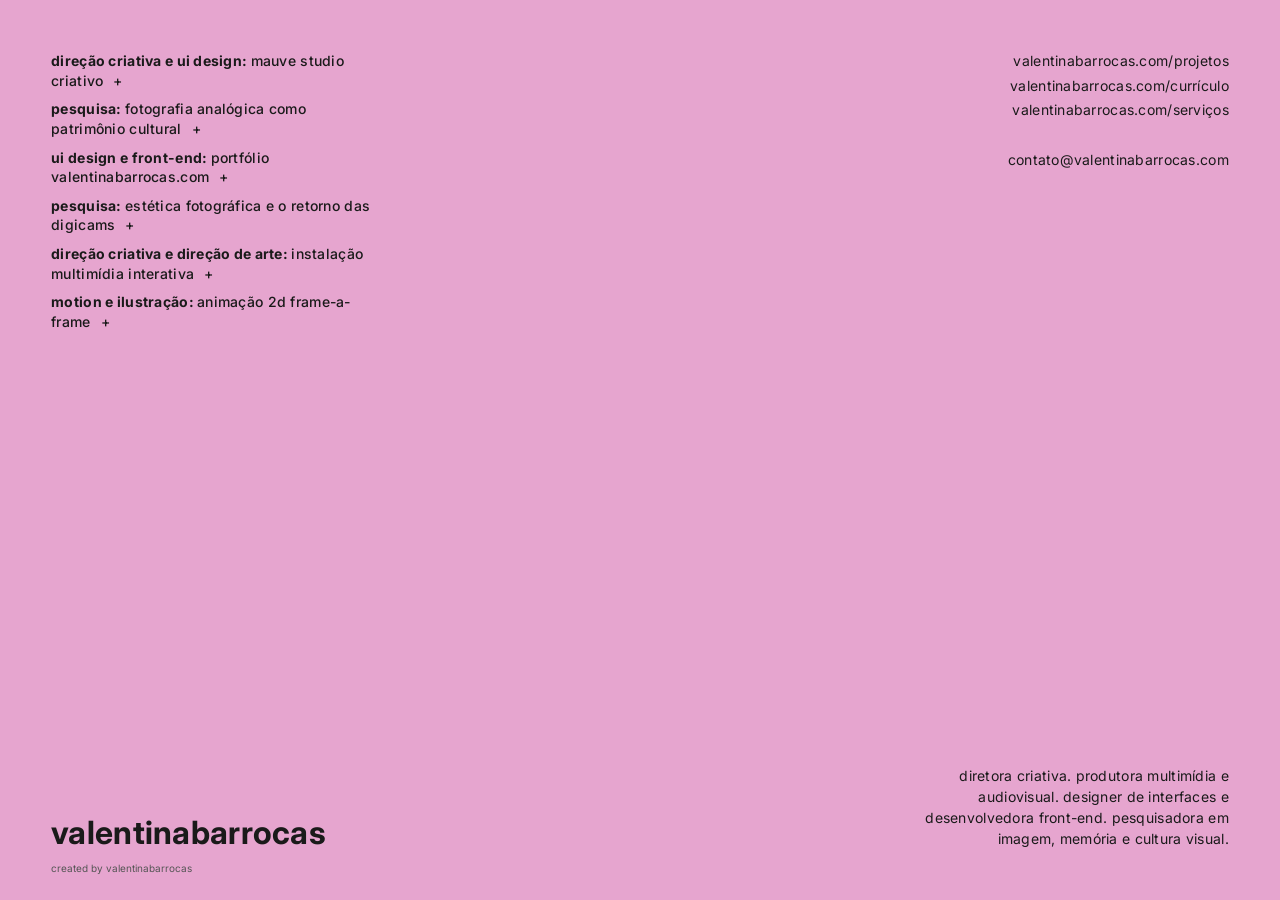
<file: index.html>
<!DOCTYPE html>
<html lang="pt-br">
<head>
  <meta charset="UTF-8" />
  <meta name="viewport" content="width=device-width, initial-scale=1.0" />

<title>valentinabarrocas</title>

<meta
  name="description"
  content="valentina barrocas - direção criativa, produção multimídia, design de interfaces, desenvolvimento front-end e pesquisa em imagem, memória e cultura visual."
/>

<link rel="canonical" href="https://valentinabarrocas.com/" />

<meta property="og:title" content="valentinabarrocas" />
<meta property="og:description" content="direção criativa, produção multimídia, design e desenvolvimento de interfaces digitais e pesquisa em imagem, memória e cultura visual." />
<meta property="og:type" content="website" />
<meta property="og:url" content="https://valentinabarrocas.com/" />

<meta property="og:image" content="https://valentinabarrocas.com/assets/images/og-cover.png" />
<meta property="og:image:width" content="1200" />
<meta property="og:image:height" content="630" />

<meta name="twitter:card" content="summary" />
<meta name="twitter:title" content="valentinabarrocas" />
<meta name="twitter:description" content="direção criativa, produção multimídia, design de interfaces, desenvolvimento front-end e pesquisa em imagem, memória e cultura visual." />
<meta name="twitter:image" content="https://valentinabarrocas.com/assets/images/og-cover.png" />

<link rel="stylesheet" href="style.css" />

  <link rel="icon" href="data:image/svg+xml,<svg xmlns=%22http://www.w3.org/2000/svg%22 viewBox=%220 0 100 100%22><style>text{fill:%23000}@media(prefers-color-scheme:dark){text{fill:%23e6a5cf}}</style><text y=%22.9em%22 font-size=%2290%22>❦</text></svg>">

  <link rel="preconnect" href="https://fonts.googleapis.com">
  <link rel="preconnect" href="https://fonts.gstatic.com" crossorigin>
  <link href="https://fonts.googleapis.com/css2?family=Inter:opsz@14..32&display=swap" rel="stylesheet">

</head>
<body>

  <main class="home">

<section class="list">

  <div class="project-item">
    <a href="#" class="project-link" data-project="mauve"><strong>direção criativa e ui design: </strong>mauve studio criativo</a>

    <div id="mauve" class="project-content" data-project="mauve">
      <div class="project-inner">
        <img src="assets/images/mauve1.jpg" alt="imagem de protótipo de uma interface digital, na página home, em um notebook em fundo preto." class="project-image">
        <img src="assets/images/mauve2.jpg" alt="imagem de protótipo de uma interface digital, na página projeto, em um notebook em fundo preto." class="project-image">
        <img src="assets/images/mauve3.jpg" alt="imagem de protótipo de uma interface digital, na página sobre e contato, em um notebook em fundo preto." class="project-image">
        <h2 class="info-title sr-only">mauve studio criativo</h2>
        <span class="info-year">2026</span>
        <p class="info-desc">
          criação do conceito e desenvolvimento do design de interface para o mauve, 
          um estúdio criativo com projetos não convencionais.
          o nome mauve é inspirado na flor malva e na energia criativa da cor roxa.
          além disso, a logo foi criada com a utilização de uma fonte ornamental. 
        </p>
      </div>
    </div>
  </div>

  <div class="project-item">
    <a href="#" class="project-link" data-project="pesquisapatrimonio"><strong>pesquisa: </strong>fotografia analógica como patrimônio cultural</a>

    <div id="pesquisapatrimonio" class="project-content" data-project="pesquisapatrimonio">
      <div class="project-inner">
        <img src="assets/images/patrimonio1.jpg" alt="imagem analógica digitalizada do céu azul com o brilho do sol em flare, prédios e folhagem de árvores." class="project-image">
        <img src="assets/images/patrimonio2.jpg" alt="imagem analógica digitalizada do interior de um museu com saguão vazio e colunas estruturais." class="project-image">
        <h2 class="info-title sr-only">untitled</h2>
        <span class="info-year">2026</span>
        <p class="info-desc">
          pesquisa de investigação da fotografia analógica como patrimônio cultural imaterial na era digital. 
          <br><br> trabalho aceito para apresentação no 9º simpósio científico do icomos brasil.
        </p>
      </div>
    </div>
  </div>

  <div class="project-item">
    <a href="#" class="project-link" data-project="portfolio"><strong>ui design e front-end: </strong>portfólio valentinabarrocas.com</a>

    <div id="portfolio" class="project-content" data-project="portfolio">
      <div class="project-inner">
        <img src="assets/images/portfolio.png" alt="imagem com o mockup do portfólio, em um macbook e sobre um fundo rosa." class="project-image">
        <h2 class="info-title sr-only">valentinabarrocas.com</h2>
        <span class="info-year">2026</span>
        <p class="info-desc">
          portfólio pessoal prototipado no figma e desenvolvido com html, css e javascript. projeto realizado desde a pesquisa até a publicação online.
        </p>
        <br><a href="https://github.com/valentinabarrocas/portfolio" class="info-link" target="_blank" rel="noopener noreferrer">https://github.com/valentinabarrocas/portfolio</a>
      </div>
    </div>
  </div>

  <div class="project-item">
    <a href="#" class="project-link" data-project="pesquisadigicam"><strong>pesquisa: </strong>estética fotográfica e o retorno das digicams</a>

    <div id="pesquisadigicam" class="project-content" data-project="pesquisadigicam">
      <div class="project-inner">
        <img src="assets/images/nostalgia.jpg" alt="imagem de uma paisagem no crepúsculo, na beira do mar, com vegetação na parte inferior." class="project-image">
        <h2 class="info-title sr-only">untitled</h2>
        <span class="info-year">2025</span>
        <p class="info-desc">
          pesquisa de análise do fenômeno de retorno da estética fotográfica e de câmeras digitais compactas dos anos 2000 como tendência contemporânea.
        </p>
      </div>
    </div>
  </div>

  <div class="project-item">
    <a href="#" class="project-link" data-project="pianohero"><strong>direção criativa e direção de arte: </strong>instalação multimídia interativa</a>

    <div id="pianohero" class="project-content" data-project="pianohero">
      <div class="project-inner">
        <video autoplay loop muted playsinline class="project-image">
          <source src="assets/videos/pianohero.mp4" type="video/mp4">
          seu navegador não suporta vídeos.
        </video>
        <h2 class="info-title sr-only">piano hero</h2>
        <span class="info-year">2019</span>
        <p class="info-desc">
          instalação multimídia interativa colaborativa com captação de movimentos e emissão de sons. 
          <br><br>exposto na 3ª semana acadêmica de produção multimídia.
        </p>
      </div>
    </div>
  </div>

  <div class="project-item">
    <a href="#" class="project-link" data-project="motion"><strong>motion e ilustração: </strong>animação 2d frame-a-frame</a>

    <div id="motion" class="project-content" data-project="motion">
      <div class="project-inner">
        <video autoplay loop muted playsinline class="project-image">
          <source src="assets/videos/animacao.mp4" type="video/mp4">
          seu navegador não suporta vídeos.
        </video>
        <h2 class="info-title sr-only">untitled</h2>
        <span class="info-year">2018</span>
        <p class="info-desc">
          projeto de animação 2d desenvolvido no photoshop, desenhado à mão, quadro a quadro, utilizando a técnica onion skinning.
        </p>
      </div>
    </div>
  </div>

</section>

    <div id="project-viewer" class="project-viewer"></div>

    <div class="title">
      <h1><a href="index.html">valentinabarrocas</a></h1>
    </div>

    <nav class="links">
      <a href="index.html"><span>valentinabarrocas.com/</span>projetos</a>
      <a href="curriculo.html"><span>valentinabarrocas.com/</span>currículo</a>
      <a href="servicos.html"><span>valentinabarrocas.com/</span>serviços</a>
      <br><a href="mailto:contato@valentinabarrocas.com">contato<span>@valentinabarrocas.com</span></a>
    </nav>

    <section class="about">
      <p>
      diretora criativa. produtora multimídia e audiovisual. designer de interfaces e desenvolvedora front-end. pesquisadora em imagem, memória e cultura visual.
    </p>
    </section>

    <footer>
      <p>created by valentinabarrocas</p>
    </footer>

  </main>

<script src="script.js"></script>

</body>
</html>
</file>
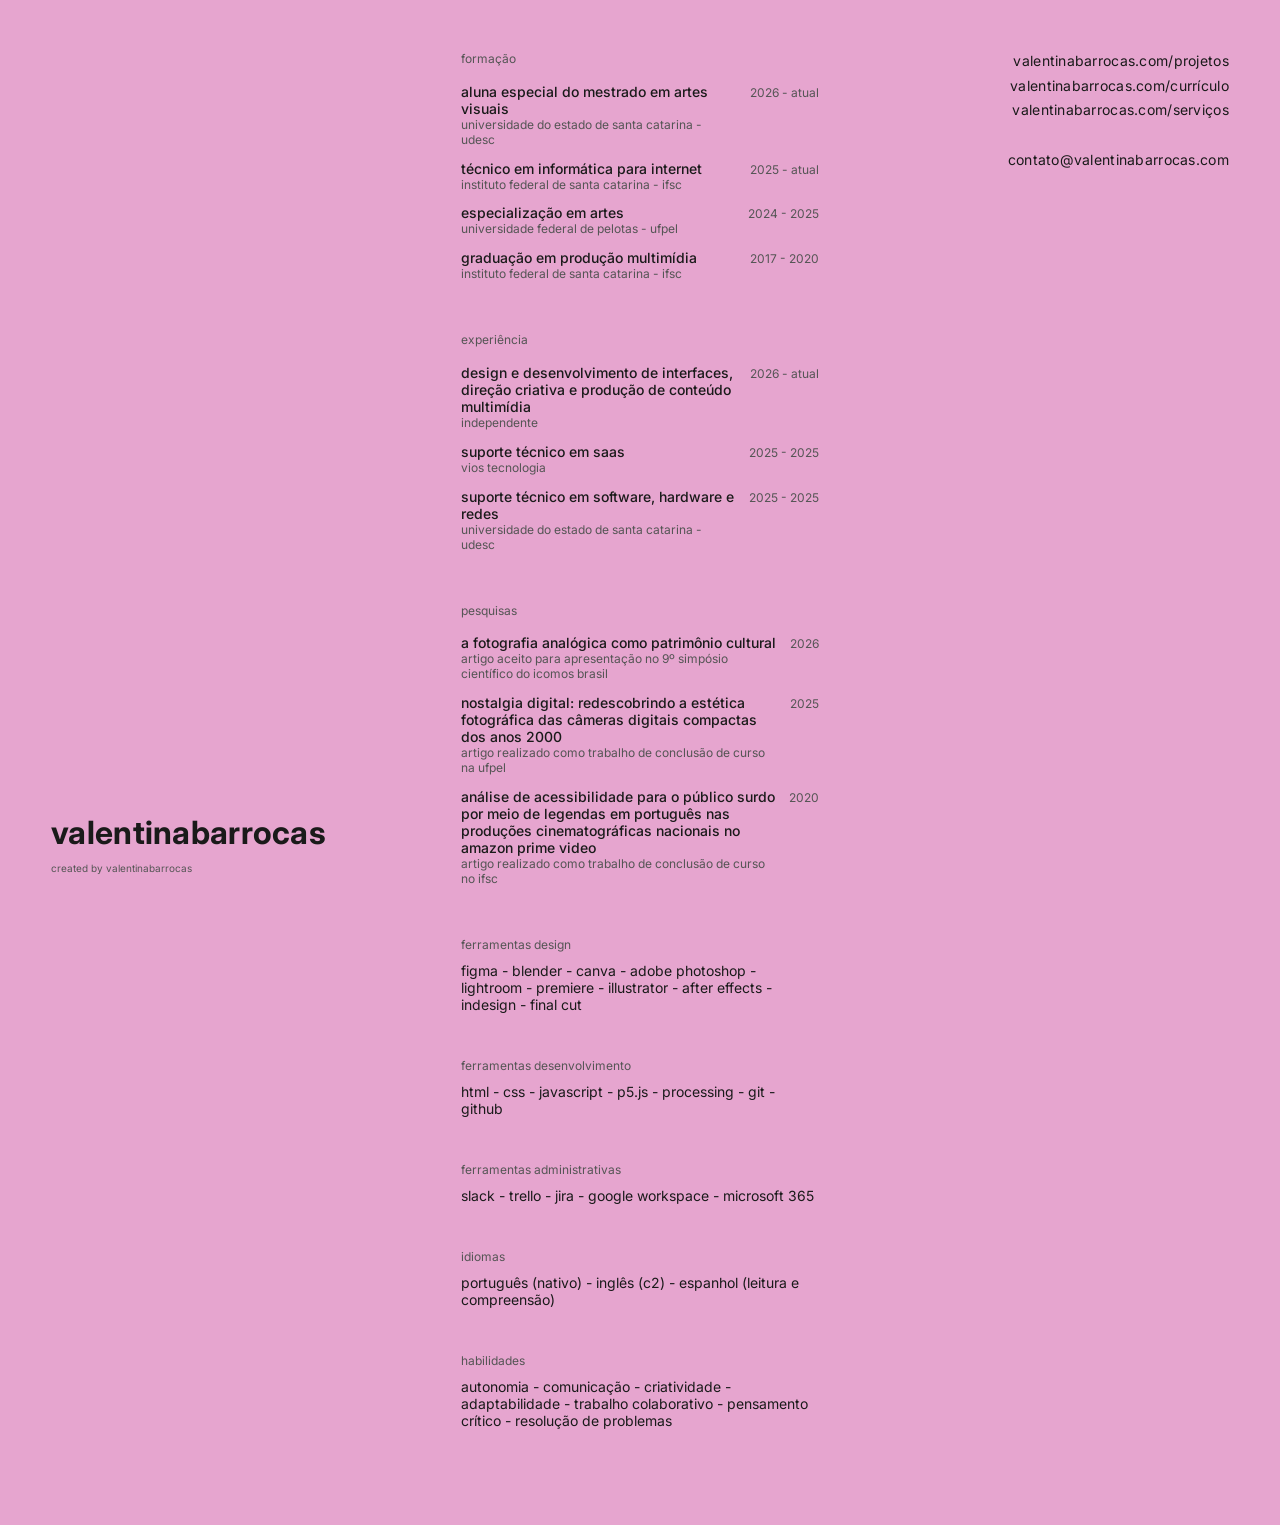
<file: curriculo.html>
<!DOCTYPE html>
<html lang="pt-br">
<head>
<meta charset="UTF-8" />
<meta name="viewport" content="width=device-width, initial-scale=1.0" />
<title>currículo</title>

<meta name="description" content="valentina barrocas - currículo. direção criativa, produção multimídia, design e desenvolvimento de interfaces digitais." />
<link rel="canonical" href="https://valentinabarrocas.com/curriculo" />

<meta property="og:title" content="valentinabarrocas — currículo" />
<meta property="og:description" content="direção criativa, produção multimídia, design e desenvolvimento de interfaces digitais." />
<meta property="og:type" content="website" />
<meta property="og:url" content="https://valentinabarrocas.com/curriculo" />

<link rel="icon" href="data:image/svg+xml,<svg xmlns=%22http://www.w3.org/2000/svg%22 viewBox=%220 0 100 100%22><style>text{fill:%23000}@media(prefers-color-scheme:dark){text{fill:%23e6a5cf}}</style><text y=%22.9em%22 font-size=%2290%22>❦</text></svg>">

<link rel="preconnect" href="https://fonts.googleapis.com">
<link rel="preconnect" href="https://fonts.gstatic.com" crossorigin>
<link href="https://fonts.googleapis.com/css2?family=Inter:opsz@14..32&display=swap" rel="stylesheet">

<link rel="stylesheet" href="style.css" />

<style>

  .cv-wrap {
  width: 28vw;
  margin-inline: auto;
  padding: 4vw 0;
  min-height: 100vh;
  }

  .cv-section {
    margin-bottom: 3.5vw;
  }

  .cv-label {
    font-size: clamp(12px, 0.6vw, 24px);
    color: var(--cinza);
    margin-bottom: 0.8vw;
  }

  .cv-item {
    display: flex;
    justify-content: space-between;
    align-items: baseline;
    gap: 1vw;
    padding: 0.5vw 0;
  }

  .cv-item .cv-title {
    font-weight: 500;
    display: block;
    font-size: clamp(14px, 0.6vw, 32px);
  }

  .cv-item .cv-sub {
    color: var(--cinza);
    display: block;
    font-size: clamp(12px, 0.55vw, 22px);
  }

  .cv-item .cv-date {
    white-space: nowrap;
    color: var(--cinza);
    font-size: clamp(12px, 0.55vw, 22px);
  }

  .cv-about {
    line-height: 1.5;
    font-weight: 500;
    display: block;
    font-size: clamp(14px, 0.6vw, 32px);
  }

  .cv-about a {
  font-size: clamp(12px, 0.55vw, 22px);
  color: var(--cinza);
  text-decoration: none;
}

  .cv-tools {
  display: block;
  font-size: clamp(14px, 0.6vw, 32px);
}

  @media (max-width: 1024px) {
    .cv-wrap {
      width: 100%;
      padding: 0;
      min-height: auto;
      order: 2;
      margin-bottom: 24px;
    }
    .cv-item { flex-direction: column; gap: 2px; }
  }
</style>
</head>
<body>

  <main class="home">

    <div class="title">
      <h1><a href="index.html">valentinabarrocas</a></h1>
    </div>

    <nav class="links">
      <a href="index.html"><span>valentinabarrocas.com/</span>projetos</a>
      <a href="curriculo.html"><span>valentinabarrocas.com/</span>currículo</a>
      <a href="servicos.html"><span>valentinabarrocas.com/</span>serviços</a>
      <br><a href="mailto:contato@valentinabarrocas.com">contato<span>@valentinabarrocas.com</span></a>
    </nav>

    <div class="cv-wrap">

      <section class="cv-section">
        <div class="cv-label">formação</div>

        <div class="cv-item">
          <div>
            <span class="cv-title">aluna especial do mestrado em artes visuais</span>
            <span class="cv-sub">universidade do estado de santa catarina - udesc</span>
          </div>
          <span class="cv-date">2026 - atual</span>
        </div>

        <div class="cv-item">
          <div>
            <span class="cv-title">técnico em informática para internet</span>
            <span class="cv-sub">instituto federal de santa catarina - ifsc</span>
          </div>
          <span class="cv-date">2025 - atual</span>
        </div>

        <div class="cv-item">
          <div>
            <span class="cv-title">especialização em artes</span>
            <span class="cv-sub">universidade federal de pelotas - ufpel</span>
          </div>
          <span class="cv-date">2024 - 2025</span>
        </div>
        
        <div class="cv-item">
          <div>
            <span class="cv-title">graduação em produção multimídia</span>
            <span class="cv-sub">instituto federal de santa catarina - ifsc</span>
          </div>
          <span class="cv-date">2017 - 2020</span>
        </div>
        
      </section>

      <section class="cv-section">
        <div class="cv-label">experiência</div>

        <div class="cv-item">
          <div>
            <span class="cv-title">design e desenvolvimento de interfaces, direção criativa e produção de conteúdo multimídia</span>
            <span class="cv-sub">independente</span>
          </div>
          <span class="cv-date">2026 - atual</span>
        </div>

        <div class="cv-item">
          <div>
            <span class="cv-title">suporte técnico em saas</span>
            <span class="cv-sub">vios tecnologia</span>
          </div>
          <span class="cv-date">2025 - 2025</span>
        </div>

        <div class="cv-item">
          <div>
            <span class="cv-title">suporte técnico em software, hardware e redes</span>
            <span class="cv-sub">universidade do estado de santa catarina - udesc</span>
          </div>
          <span class="cv-date">2025 - 2025</span>
        </div>

      </section>

      <section class="cv-section">
        <div class="cv-label">pesquisas</div>
        <div class="cv-item">
          <div>
            <span class="cv-title">a fotografia analógica como patrimônio cultural</span>
            <span class="cv-sub">artigo aceito para apresentação no 9º simpósio científico do icomos brasil</span>
          </div>
          <span class="cv-date">2026</span>
        </div>
        <div class="cv-item">
          <div>
            <span class="cv-title">nostalgia digital: redescobrindo a estética fotográfica das câmeras digitais compactas dos anos 2000</span>
            <span class="cv-sub">artigo realizado como trabalho de conclusão de curso na ufpel</span>
          </div>
          <span class="cv-date">2025</span>
        </div>
        <div class="cv-item">
          <div>
            <span class="cv-title">análise de acessibilidade para o público surdo por meio de legendas em português nas produções cinematográficas nacionais no amazon prime video</span>
            <span class="cv-sub">artigo realizado como trabalho de conclusão de curso no ifsc</span>
          </div>
          <span class="cv-date">2020</span>
        </div>
      </section>

      <section class="cv-section">
        <div class="cv-label">ferramentas design</div>
        <p class="cv-tools">
          figma - blender - canva - adobe photoshop - lightroom - premiere - illustrator - after effects - indesign - final cut</p>
      </section>

      <section class="cv-section">
        <div class="cv-label">ferramentas desenvolvimento</div>
        <p class="cv-tools">
          html - css - javascript - p5.js - processing - git - github</p>
      </section>

      <section class="cv-section">
        <div class="cv-label">ferramentas administrativas</div>
        <p class="cv-tools">
          slack - trello - jira - google workspace - microsoft 365</p>
      </section>

      <section class="cv-section">
        <div class="cv-label">idiomas</div>
        <p class="cv-tools">português (nativo) - inglês (c2) - espanhol (leitura e compreensão)</p>
      </section>

      <section class="cv-section">
        <div class="cv-label">habilidades</div>
        <p class="cv-tools">
          autonomia - comunicação - criatividade - adaptabilidade - trabalho colaborativo - pensamento crítico - resolução de problemas</p>
      </section>

    </div>

    <footer>
      <p>created by valentinabarrocas</p>
    </footer>

  </main>

<script src="script.js"></script>

</body>
</html>
</file>
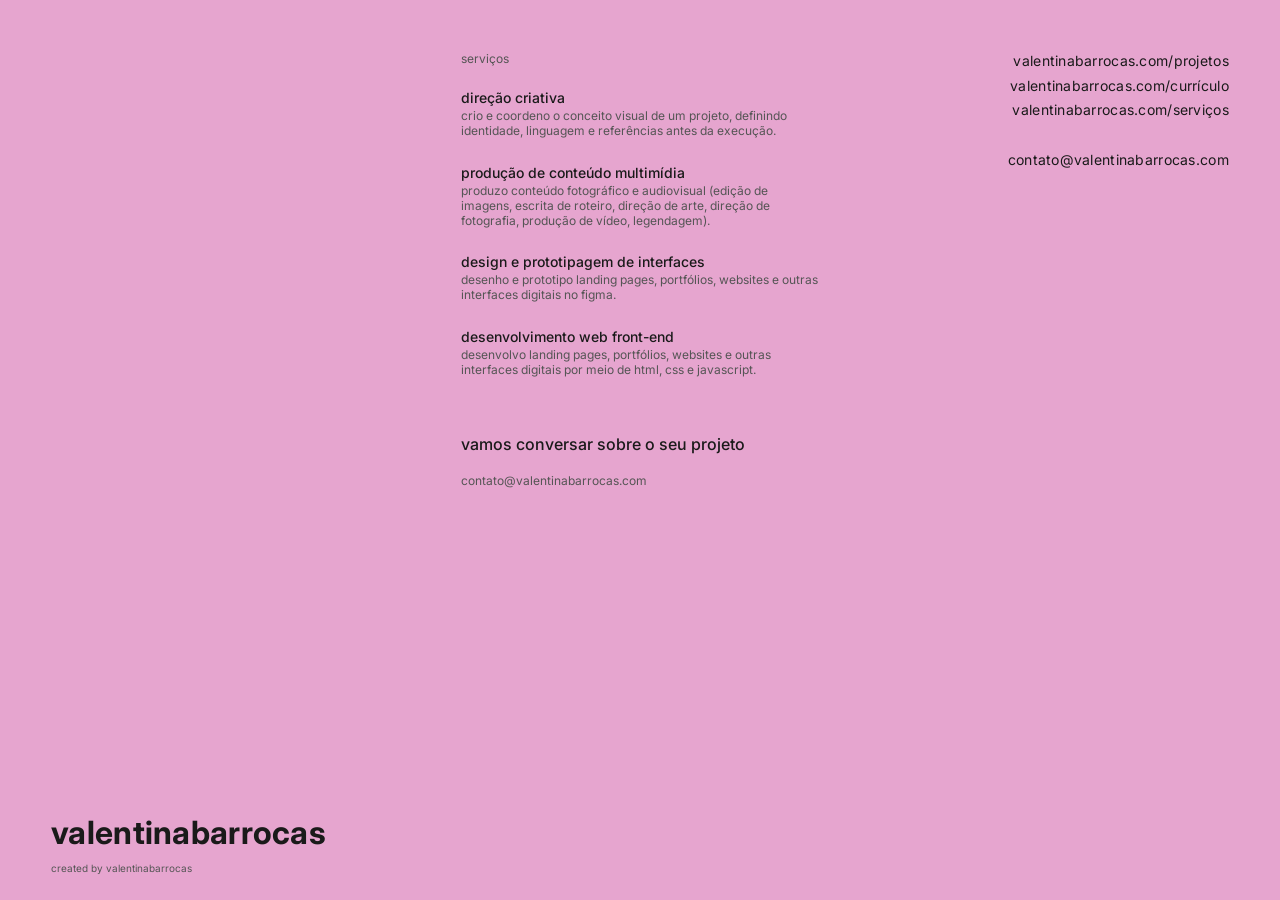
<file: servicos.html>
<!DOCTYPE html>
<html lang="pt-br">
<head>
<meta charset="UTF-8" />
<meta name="viewport" content="width=device-width, initial-scale=1.0" />
<title>serviços</title>

<meta name="description" content="valentina barrocas - serviços. design e desenvolvimento de interfaces digitais, direção criativa, produção multimídia." />
<link rel="canonical" href="https://valentinabarrocas.com/servicos" />

<meta property="og:title" content="valentinabarrocas — serviços" />
<meta property="og:description" content="design e desenvolvimento de interfaces digitais, direção criativa, produção multimídia." />
<meta property="og:type" content="website" />
<meta property="og:url" content="https://valentinabarrocas.com/servicos" />

<link rel="icon" href="data:image/svg+xml,<svg xmlns=%22http://www.w3.org/2000/svg%22 viewBox=%220 0 100 100%22><style>text{fill:%23000}@media(prefers-color-scheme:dark){text{fill:%23e6a5cf}}</style><text y=%22.9em%22 font-size=%2290%22>❦</text></svg>">

<link rel="preconnect" href="https://fonts.googleapis.com">
<link rel="preconnect" href="https://fonts.gstatic.com" crossorigin>
<link href="https://fonts.googleapis.com/css2?family=Inter:opsz@14..32&display=swap" rel="stylesheet">

<link rel="stylesheet" href="style.css" />

<style>
  /* específico da página de serviços */
  .cv-wrap {
  width: 28vw;
  margin-inline: auto;
  padding: 4vw 0;
  min-height: 100vh;
  }

  .cv-section {
    margin-bottom: 3.5vw;
  }

  .cv-label {
    font-size: clamp(12px, 0.6vw, 24px);
    color: var(--cinza);
    margin-bottom: 0.8vw;
  }

  .cv-item {
    padding: 1vw 0;
  }

  .cv-item .cv-title {
    font-weight: 500;
    display: block;
    font-size: clamp(14px, 0.6vw, 32px);
  }

  .cv-item .cv-sub {
    color: var(--cinza);
    display: block;
    font-size: clamp(12px, 0.55vw, 22px);
    margin-top: 2px;
  }

  .cv-about {
    line-height: 1.5;
    font-weight: 500;
    display: block;
    font-size: clamp(14px, 0.6vw, 32px);
  }

  .services-cta {
    margin-top: 3vw;
  }

  .services-cta .cta-title {
    font-weight: 500;
    line-height: 1.2;
    margin-bottom: 1.5vw;
  }

  .services-cta .cta-email {
    font-size: clamp(12px, 0.55vw, 22px);
    color: var(--cinza);
  }

  .services-cta .cta-email a {
    color: var(--cinza);
    text-decoration: none;
  }

  @media (max-width: 1024px) {
    .cv-wrap {
      width: 100%;
      padding: 0;
      min-height: auto;
      order: 2;
      margin-bottom: 24px;
    }
    .services-cta {
      margin-top: 24px;
    }
  }
</style>
</head>

<body>

  <main class="home">

    <div class="title">
      <h1><a href="index.html">valentinabarrocas</a></h1>
    </div>

    <nav class="links">
      <a href="index.html"><span>valentinabarrocas.com/</span>projetos</a>
      <a href="curriculo.html"><span>valentinabarrocas.com/</span>currículo</a>
      <a href="servicos.html"><span>valentinabarrocas.com/</span>serviços</a>
      <br><a href="mailto:contato@valentinabarrocas.com">contato<span>@valentinabarrocas.com</span></a>
    </nav>

    <div class="cv-wrap">

      <section class="cv-section">
        <div class="cv-label">serviços</div>

        <div class="cv-item">
          <span class="cv-title">direção criativa</span>
          <span class="cv-sub">crio e coordeno o conceito visual de um projeto, definindo identidade, linguagem e referências antes da execução.</span>
        </div>

        <div class="cv-item">
          <span class="cv-title">produção de conteúdo multimídia</span>
          <span class="cv-sub">produzo conteúdo fotográfico e audiovisual (edição de imagens, escrita de roteiro, direção de arte, direção de fotografia, produção de vídeo, legendagem).</span>
        </div>

        <div class="cv-item">
          <span class="cv-title">design e prototipagem de interfaces</span>
          <span class="cv-sub">desenho e prototipo landing pages, portfólios, websites e outras interfaces digitais no figma.</span>
        </div>

        <div class="cv-item">
          <span class="cv-title">desenvolvimento web front-end</span>
          <span class="cv-sub">desenvolvo landing pages, portfólios, websites e outras interfaces digitais por meio de html, css e javascript.</span>
        </div>

      </section>

      <section class="cv-section services-cta">
        <p class="cta-title">vamos conversar sobre o seu projeto</p>
        <p class="cta-email"><a href="mailto:contato@valentinabarrocas.com">contato@valentinabarrocas.com</a></p>
      </section>

    </div>

    <footer>
      <p>created by valentinabarrocas</p>
    </footer>

  </main>

<script src="script.js"></script>

</body>
</html>
</file>
<file: style.css>
:root {
  --rosa: #e6a5cf;
  --cinza: #555;
  --preto: #1a1a1a;
  --col-w: 25vw; 
  --gap: 5vw; 
}

* {
  margin: 0;
  padding: 0;
  box-sizing: border-box;
}

body {
  font-family: 'Inter', sans-serif;
  -webkit-font-smoothing: antialiased;
  overflow-x: hidden;
  background: var(--rosa);
  color: var(--preto); 
  transition: background 0.3s ease, color 0.3s ease;
}

.list, .links, .title, .about {
  font-size: clamp(14px, 0.6vw, 32px);
  line-height: 1.4;
  letter-spacing: 0.02em;
}

.title a {
  color: var(--preto) !important;
}

.list a, .links a, .title a, footer a, .info-link, .cv-about a, .services-cta .cta-email a {
  display: inline-block;
  text-decoration: none;
  transition: all 0.3s ease;
  color: inherit;
}

.list a:hover, .links a:hover, .title a:hover, footer a:hover, .info-link:hover, .cv-about a:hover, .services-cta .cta-email a:hover {
  transform: scale(1.05);
}

.list {
  position: fixed;
  top: 4vw;
  left: 4vw;
  width: var(--col-w);
  display: flex;
  flex-direction: column;
  gap: 1vh;
  z-index: 20;
}

.list-label {
  font-size: clamp(12px, 0.6vw, 24px);
  color: var(--cinza);
  margin-bottom: 0.5vh;
}

.list a { 
  font-weight: 500; 
}

.list a::after { 
  content: "+"; 
  margin-left: 10px;  
  color: var(--preto);
}

/* + vira − */
.list a.active::after {
  content: "–";
}

.title { 
  position: fixed;
  bottom: 4vw; 
  left: 4vw;
  width: var(--col-w);
  z-index: 20;
}

.title h1 {
  font-size: clamp(32px, 0.6vw, 32px);
  line-height: 1;
}

.project-item .project-content {
  display: none !important;
}

.project-viewer {
  margin-left: calc(var(--col-w) + var(--gap) + 4vw);
  margin-right: calc(var(--col-w) + var(--gap) + 4vw);
  width: 28vw;
  margin-inline: auto;
  padding: 4vw 0;
  min-height: 100vh;
}

@keyframes fadeIn {
  from { 
    opacity: 0; 
    transform: translateY(-10px); 
  }

  to { 
    opacity: 1; 
    transform: translateY(0); 
  }
}

.project-content {
  width: 100%;
  padding-bottom: 3vw;
  margin-bottom: 3vw;
  animation: fadeIn 0.4s ease-out;
}

.project-content:last-child { 
  margin-bottom: 0;
  padding-bottom: 0;
}

/* título > ano > imagem > texto */
.project-viewer .project-content {
  display: flex !important;
  flex-direction: column;
  margin-bottom: 1vw;
  gap: 1vw;
}

.project-content img, .project-content video {
  width: 100%;
  height: auto;
  display: block;
  order: 3;
  margin-bottom: 1vw;
}

.info-title { 
  font-size: clamp(14px, 0.6vw, 32px);
  order: 1;
}

.info-title.sr-only {
  position: absolute !important;
  width: 1px !important;
  height: 1px !important;
  padding: 0 !important;
  margin: -1px !important;
  overflow: hidden !important;
  clip: rect(0, 0, 0, 0) !important;
  white-space: nowrap !important;
  border: 0 !important;
}

.info-year { 
  font-size: clamp(12px, 0.6vw, 24px);
  color: var(--cinza);
  order: 2;
}

.project-content img, .project-content video {
  width: 100%;
  height: auto;
  display: block;
  order: 3;
}

.info-desc { 
  font-size: clamp(14px, 0.6vw, 32px);
  line-height: 1.5;
  order: 4;
}

.info-link { 
  font-size: clamp(12px, 0.6vw, 32px);
  color: var(--cinza); 
  word-break: break-all;
  order: 5;
}

.links { 
  position: fixed;
  top: 4vw; 
  right: 4vw;
  width: var(--col-w);
  text-align: right; 
  display: flex; 
  flex-direction: column; 
  gap: 5px;
  z-index: 20;
}

.about { 
  position: fixed;
  bottom: 4vw; 
  right: 4vw;
  width: var(--col-w);
  text-align: right; 
  line-height: 1.5;
  z-index: 20;
}

footer { 
  position: fixed; 
  bottom: 2vw; 
  left: 4vw; 
  width: var(--col-w);
  font-size: 10px; 
  color: var(--cinza); 
  z-index: 20;
}

@media (max-width: 1024px) {

  .home {
    padding: 10vw 8vw;
    gap: 0; 
    display: flex;
    flex-direction: column;
    min-height: 100vh;
  }

  /* ordem */
  .links   { order: 1; }
  .list    { order: 2; }
  .title   { order: 3; margin-top: auto; } /* empurra title+about+footer pro fim */
  .about   { order: 4; }
  footer   { order: 5; }

  .project-viewer {
    display: none;
  }

  .links { 
    position: relative !important;
    top: auto;
    right: auto;
    width: 100%;
    text-align: left; 
    flex-direction: row; 
    flex-wrap: wrap; 
    justify-content: flex-start; 
    gap: 12px;
    margin-bottom: 24px; 
  }

  .links a span { 
    display: none; 
  }

  .links a { 
    font-size: 14px !important; 
    font-weight: 700; 
    color: var(--cinza) !important; 
  }

  .list { 
    position: relative !important;
    top: auto; 
    left: auto;
    width: 100%;
    text-align: left;
    margin-bottom: 24px;
  }

.list a::after {
  color: var(--preto) !important;
}

  .project-item .project-content {
    display: none;
  }

  .project-item .project-content.is-open {
  display: flex !important;
  flex-direction: column;
  gap: 12px;
  padding-top: 12px;
  padding-bottom: 12px;
}

  .title { 
    position: relative !important;
    bottom: auto; 
    left: auto;
    width: 100%;
    text-align: right; 
    margin-bottom: 20px;
  }

  .title a { 
    font-size: 32px !important; 
    color: var(--preto) !important;
    font-weight: 200; 
  }

  .about { 
    position: relative !important;
    bottom: auto; 
    right: auto;
    width: 100%;
    text-align: right; 
    max-width: 100%; 
    margin-bottom: 20px;
    font-size: 14px;
  }

 .info-title, .info-year, .info-desc, .project-content a {
  color: var(--cinza) !important;
}

  .info-link { 
    font-size: 14px !important; 
    color: var(--preto) !important;
    display: block; 
    margin-top: 10px; 
    color: var(--cinza);
  }

  footer { 
    position: relative !important;
    bottom: auto;
    left: auto;
    width: 100%;
    text-align: right; 
    padding-top: 12px;
  }
}

@media (prefers-color-scheme: dark) {
  :root {
  --rosa: #1a1a1a;
  --cinza: #555;
  --preto: #e6a5cf;
  }
  
  img, video {
    filter: brightness(.8) contrast(1.1);
    transition: filter 0.4s ease;
  }
  img:hover, video:hover { filter: brightness(1); }
}
</file>
